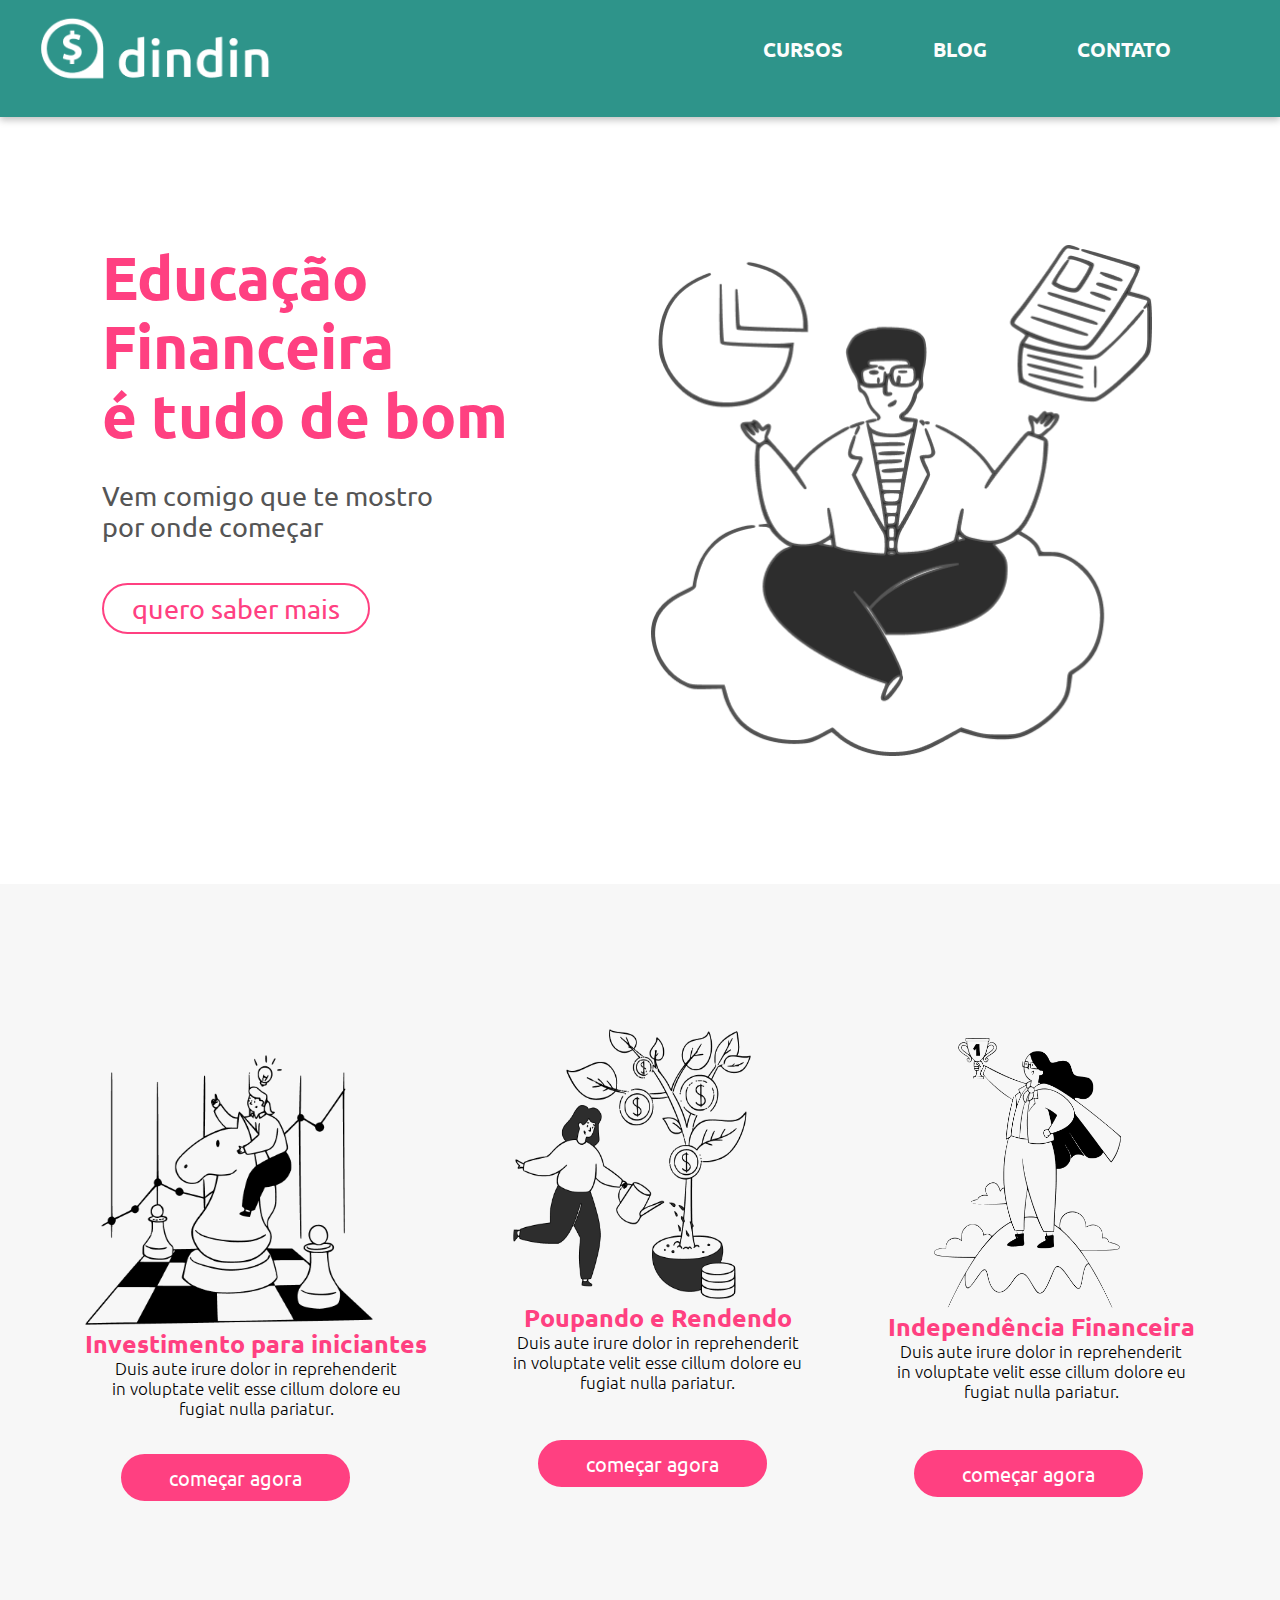
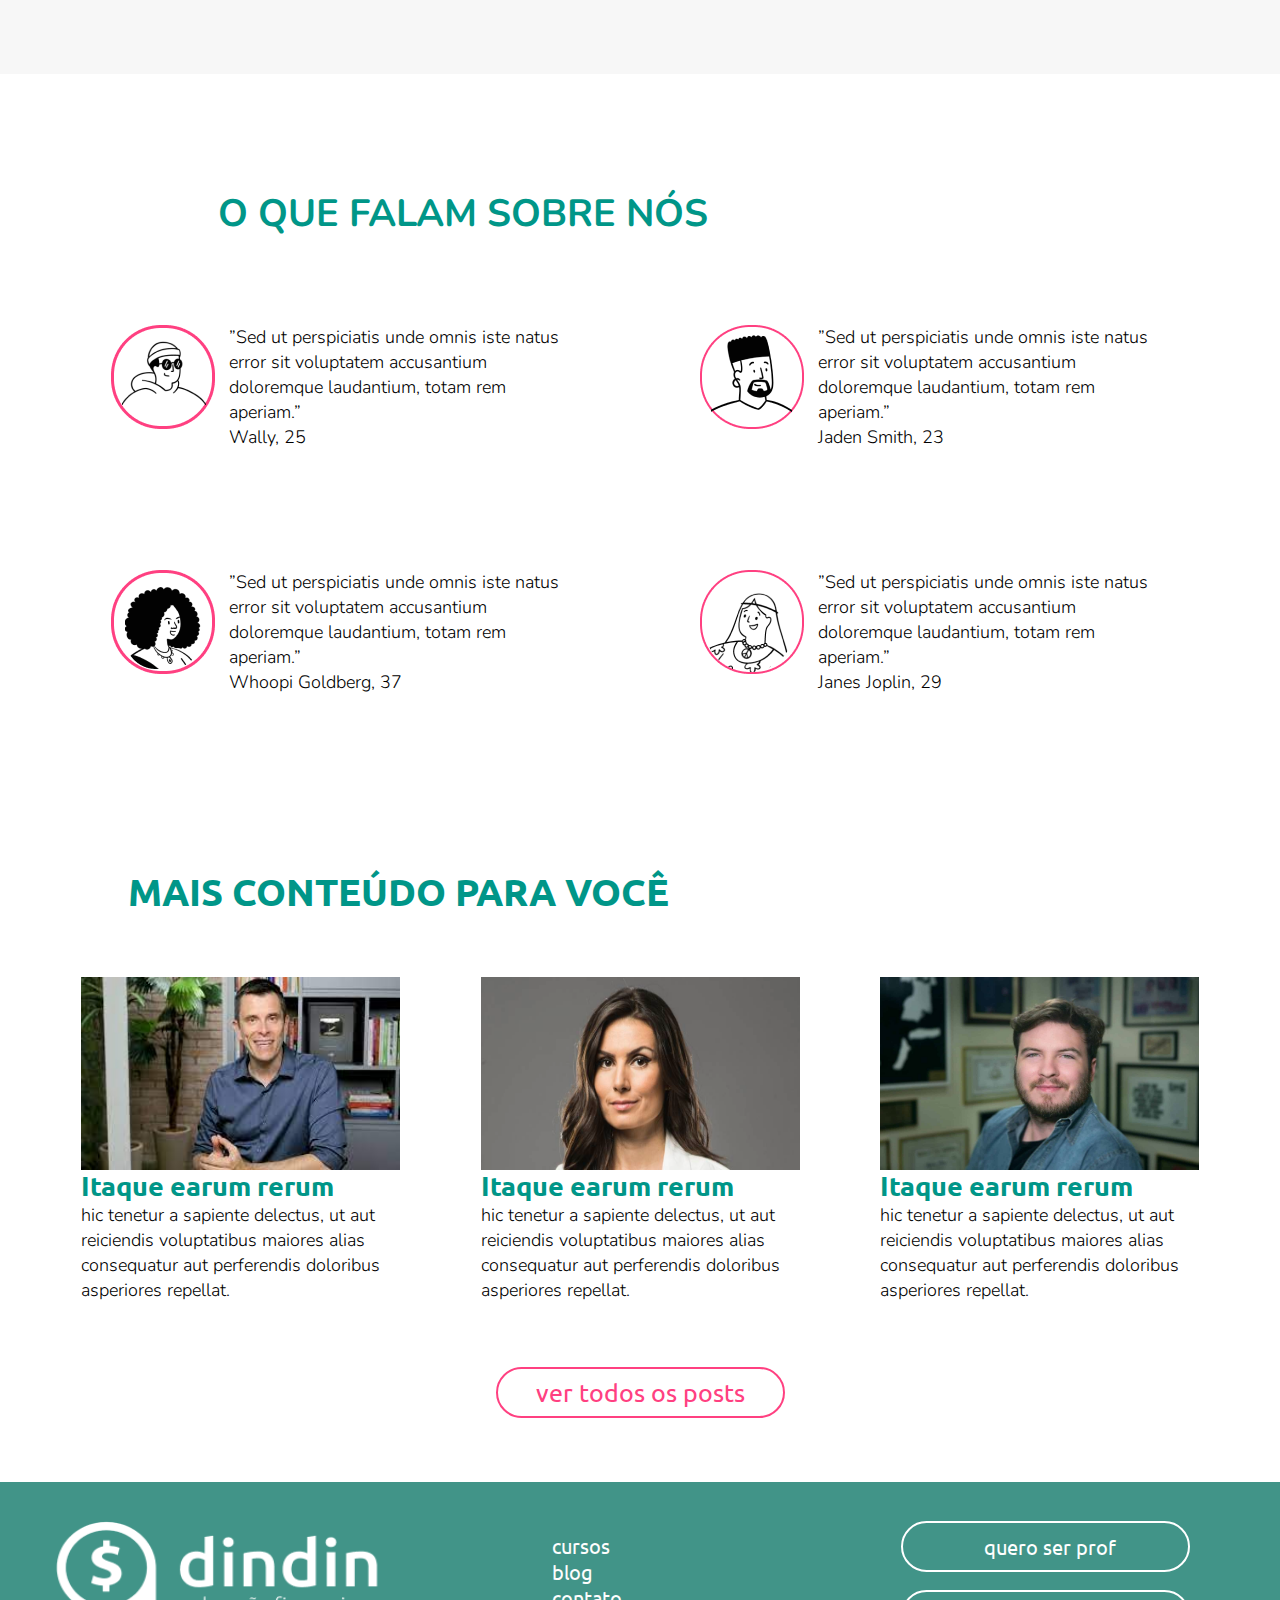
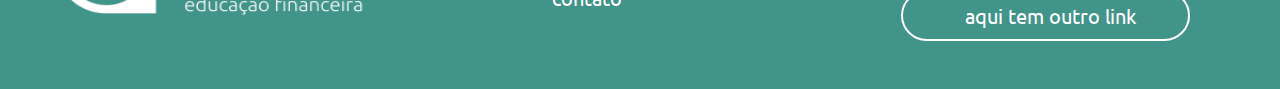
<file: index.html>
<!DOCTYPE html>
<html lang="pt-br">

<head>
    <meta charset="UTF-8">
    <meta http-equiv="X-UA-Compatible" content="IE=edge">
    <meta name="viewport" content="width=device-width, initial-scale=1.0">
    <link rel="preconnect" href="https://fonts.googleapis.com">
    <link rel="preconnect" href="https://fonts.gstatic.com" crossorigin>
    <link href="https://fonts.googleapis.com/css2?family=Ubuntu:ital,wght@0,300;0,400;1,300&display=swap"
        rel="stylesheet">
    <link rel="preconnect" href="https://fonts.googleapis.com">
    <link rel="preconnect" href="https://fonts.gstatic.com" crossorigin>
    <link href="https://fonts.googleapis.com/css2?family=Nunito:ital,wght@0,200;0,300;1,200&display=swap"
        rel="stylesheet">
    <link rel="stylesheet" href="style.css">
    <title>dindin</title>
</head>
<header>
    <!--  estrutura html do menu -->
    
    <div class="menu1">
        <div class="itensmenu1">
            
            <a  href="./index.html"><img src="img/logo-header.png" ></a>
            <ul>
            
                <li><a href="cursos.html">cursos</a></li>
                <li><a href="Blog.html">blog</a></li>
                <li><a href="contato.html">contato</a></li>
            </ul>
        </div>
    </div>
</header>


<body>
    <!--     estrutura html do primeiro conteudo  -->
    <div class="parte1">
        <div class="itenpart1">
            <p> <span>Educação Financeira<br> é tudo de bom</span> <br> <br> Vem comigo que te mostro<br> por onde começar <br>
                <button><a href="contato.html">quero saber mais</a></button></p>
            
        </div>
        <img src="img/ilustra-banner.png" alt="banner 1">
    </div>

    <!--     estrutura html do segundo conteudo  -->
    <div class="parte2">
        <div class="itenparte2-1">
            <img src="img/ilustra-poupando.png" alt="poupando">
            <h1>Investimento para iniciantes</h1>
            <p>Duis aute irure dolor in reprehenderit in voluptate velit esse cillum dolore eu fugiat nulla pariatur.
            </p>
            <button><a href="curso.html">começar agora</a></button>
        </div>
        <div class="itenparte2-2">
            <img src="img/ilustra-investimento.png" alt="investimento">
            <h1>Poupando e Rendendo</h1>
            <p>Duis aute irure dolor in reprehenderit in voluptate velit esse cillum dolore eu fugiat nulla pariatur.
            </p>
            <button><a href="curso.html">começar agora</a></button>
        </div>
        <div class="itenparte2-3">
            <img src="img/ilustra-independencia.png" alt="independecia">
            <h1>Independência Financeira</h1>
            <p>Duis aute irure dolor in reprehenderit in voluptate velit esse cillum dolore eu fugiat nulla pariatur.
            </p>
            <button><a href="curso.html">começar agora</a></button>
        </div>
    </div>


    <!--     estrutura html do terceiro conteudo  -->
   
    <div id="tituloparte3">
        <h1>O QUE FALAM SOBRE NÓS</h1>
    </div>
    <div class="parte3-1">
        <div class="itenparte3-1">
            <img src="img/icon-wally.png" alt="wally">
            <p>”Sed ut perspiciatis unde omnis iste natus error sit voluptatem accusantium doloremque laudantium, totam
                rem aperiam.”
                <br>Wally, 25
            </p>

        </div>
        <div class="itenparte3-2">
            <img src="img/icon-jaden.png" alt="jaden">
            <p>”Sed ut perspiciatis unde omnis iste natus error sit voluptatem accusantium doloremque laudantium, totam
                rem aperiam.”
                <br> Jaden Smith, 23
            </p>
        </div>
    </div>
    <div class="parte3-2">
        <div class="itenparte3-3">
            <img src="img/icon-whoopi.png" alt="whoopi">
            <p>”Sed ut perspiciatis unde omnis iste natus error sit voluptatem accusantium doloremque laudantium, totam
                rem aperiam.”
                <br> Whoopi Goldberg, 37
            </p>

        </div>
        <div class="itenparte3-4">
            <img src="img/icon-jane.png" alt="jane">
            <p>”Sed ut perspiciatis unde omnis iste natus error sit voluptatem accusantium doloremque laudantium, totam
                rem aperiam.”
                <br> Janes Joplin, 29
            </p>

        </div>
    </div>
    <!--     estrutura html do quarto conteudo  -->
    <div id="tituloparte4">
        <h1>MAIS CONTEÚDO PARA VOCÊ</h1>
    </div>
    <div class="parte4-1">
        <img src="img/gustavo-index.jpeg" alt="">
            <img src="img/nat-index.jpg" alt="">
        <img src="img/ricoindex.jpg" alt="">
    </div>
    <div class="parte4-2">
    
        <p><a href="">Itaque earum rerum</a>
            <br> hic tenetur a sapiente delectus, ut aut reiciendis voluptatibus maiores alias consequatur aut
            perferendis doloribus asperiores repellat.
        </p>

        <p><a href="">Itaque earum rerum</a>
            <br> hic tenetur a sapiente delectus, ut aut reiciendis voluptatibus maiores alias consequatur aut
            perferendis doloribus asperiores repellat.
        </p>

        <p><a href="">Itaque earum rerum</a>
            <br> hic tenetur a sapiente delectus, ut aut reiciendis voluptatibus maiores alias consequatur aut
            perferendis doloribus asperiores repellat.
        </p>
    </div>
    <div class="parte4-3">
        <button><a href="post.html">ver todos os posts</a></button>
    </div>

</body>
<!--  estrutura html do rodapé -->

<footer>
    <div class="menu2">
        <div class="itensmenu2-1">
            <a href="./index.html"><img src="img/logo-footer.png" class="media-object  img-responsive img-thumbnail"></a>
          <!--   <img src="img/logo-footer.png" alt="logo-footer"> -->

            <ul>
                <li><a href="cursos.html">cursos</a></li>
                <li><a href="Blog.html">blog</a></li>
                <li><a href="contato.html">contato</a></li>
            </ul>
            <div class="itensmenu2-2">
                <button><a href="https://wa.me/5511964760039" target="_blank">quero ser prof</a></button><br>
                <br> <button><a href="mailto:jollykairos@gmail.com">aqui tem outro link</a></button>
            </div>
        </div>

    </div>
</footer>

</html>
</file>
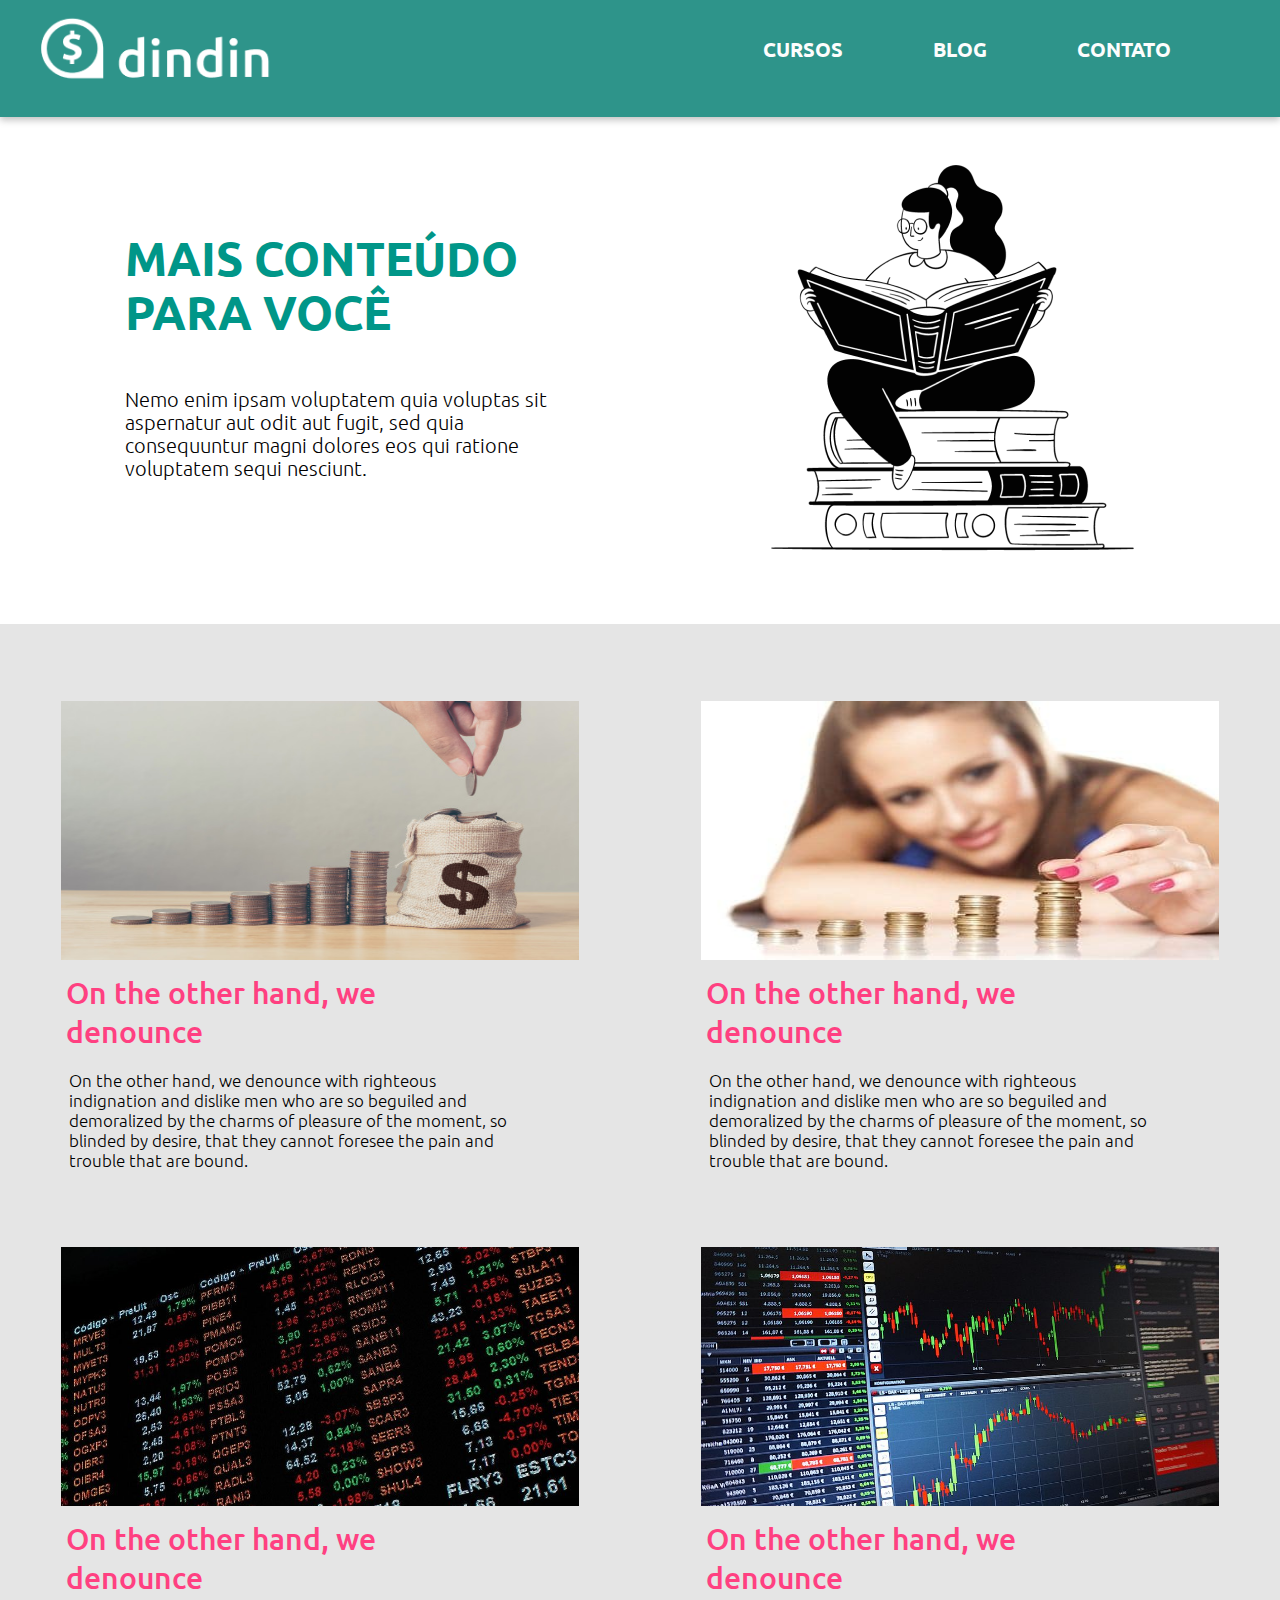
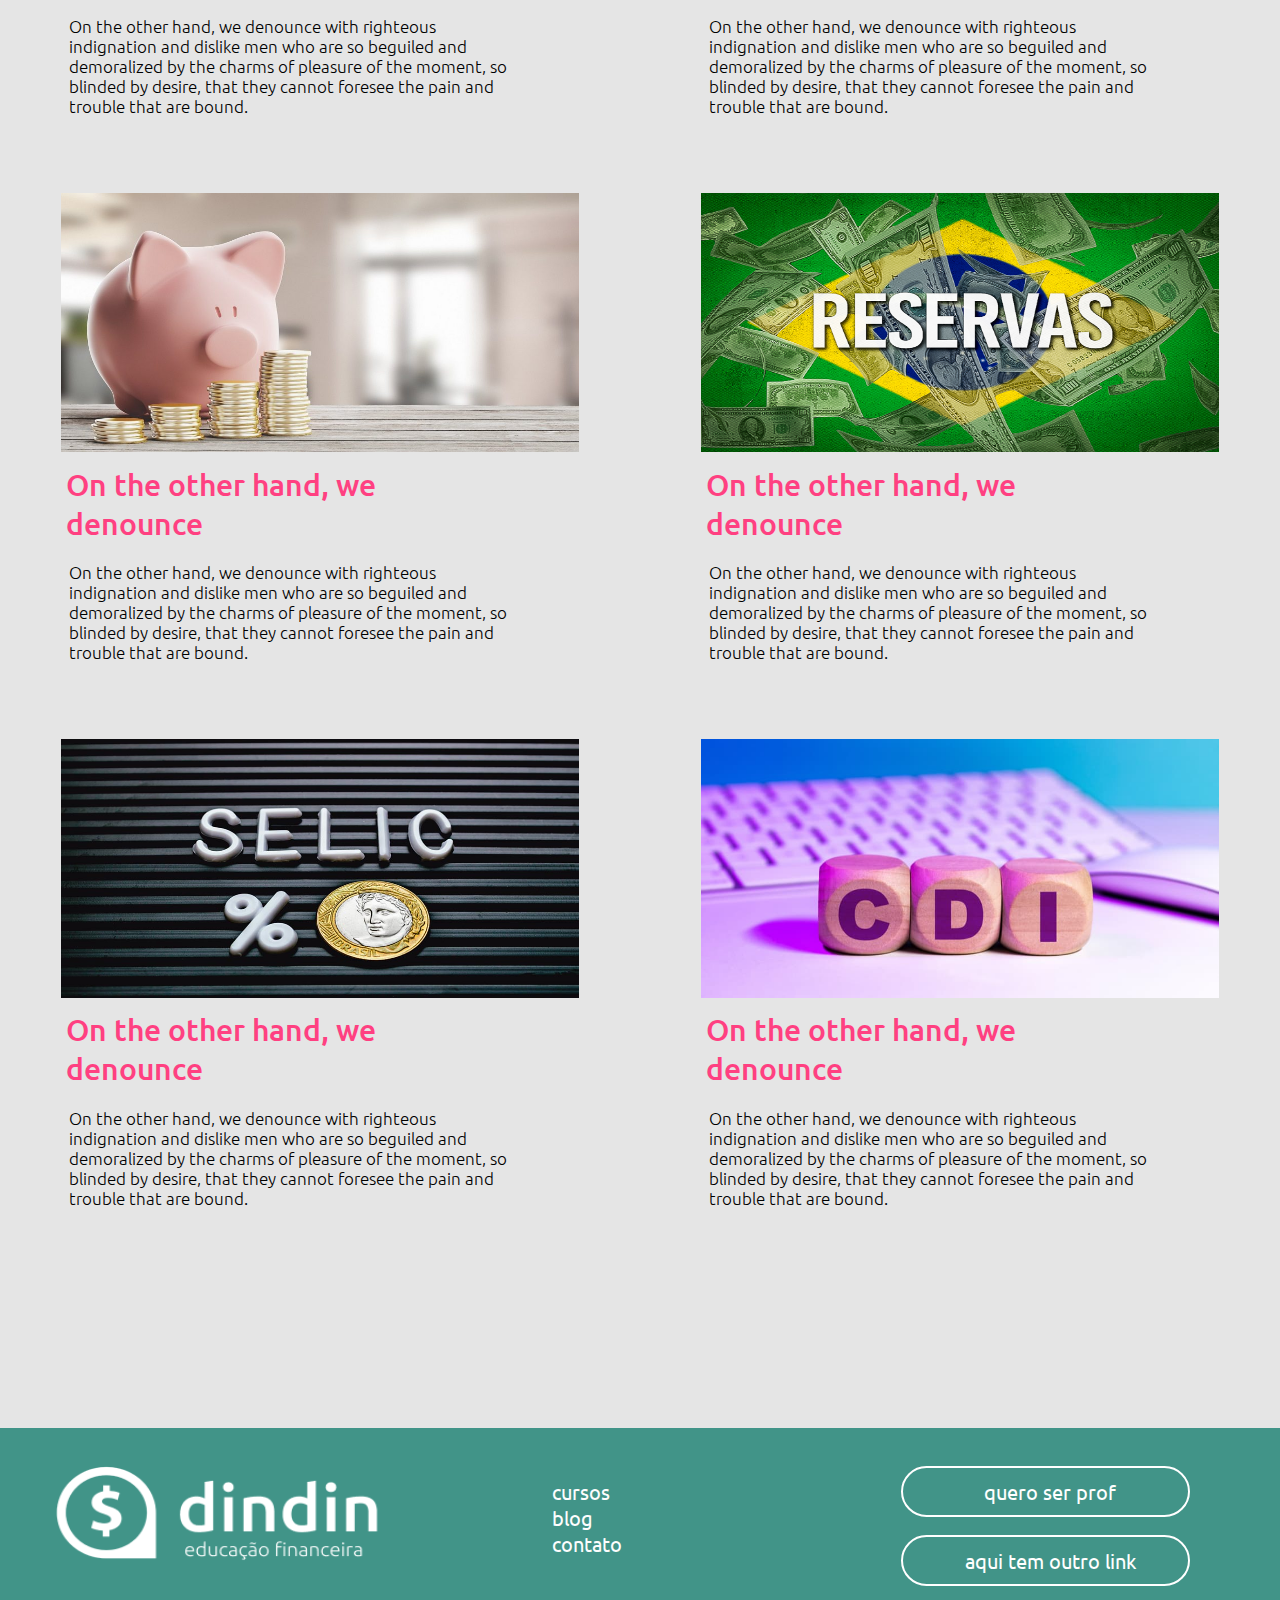
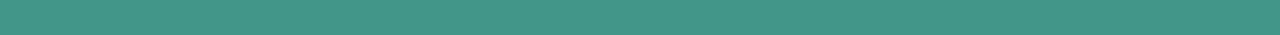
<file: Blog.html>
<!DOCTYPE html>
<html lang="pt-br">

<head>
    <meta charset="UTF-8">
    <meta http-equiv="X-UA-Compatible" content="IE=edge">
    <meta name="viewport" content="width=device-width, initial-scale=1.0">
    <link rel="preconnect" href="https://fonts.googleapis.com">
    <link rel="preconnect" href="https://fonts.gstatic.com" crossorigin>
    <link href="https://fonts.googleapis.com/css2?family=Ubuntu:ital,wght@0,300;0,400;1,300&display=swap"
        rel="stylesheet">
    <link rel="preconnect" href="https://fonts.googleapis.com">
    <link rel="preconnect" href="https://fonts.gstatic.com" crossorigin>
    <link href="https://fonts.googleapis.com/css2?family=Nunito:ital,wght@0,200;0,300;1,200&display=swap"
        rel="stylesheet">
    <link rel="stylesheet" href="style.css">
    <title>Blog</title>
</head>
<header>
    <!--  estrutura html do menu -->
    
    <div class="menu1">
        <div class="itensmenu1">
            
            <a href="./index.html"><img src="img/logo-header.png" class="media-object  img-responsive img-thumbnail"></a>
            <ul>
            
                <li><a href="cursos.html">cursos</a></li>
                <li><a href="Blog.html">blog</a></li>
                <li><a href="contato.html">contato</a></li>
            </ul>
        </div>
    </div>
</header>

<body>

    <!--     estrutura html do primeiro conteudo  -->
    <div class="blogparte1">
        <div class="itensblogparte1-1">
            <h1>MAIS CONTEÚDO PARA VOCÊ</h1>
            <p>Nemo enim ipsam voluptatem quia voluptas sit aspernatur aut odit aut fugit, sed quia consequuntur magni
                dolores eos qui ratione voluptatem sequi nesciunt. </p>
        </div>
        <img src="img/ilustra-blog.png" alt="blog">
    </div>
    </div>

    <!--     estrutura html do segundo conteudo  -->
    <div class="blogparte2">
        <div class="itensblogparte1-2">
            <img src="img/dinheiro-blog.jpg" alt="dinheiro">
            <img src="img/mulher-blog.jpg" alt="mulher">
        </div>
            <div class="itensblogparte1-3">
            <h1>On the other hand, we denounce</h1>
            <h1>On the other hand, we denounce</h1>
        </div>
        <div class="itensblogparte1-4">
            <p>On the other hand, we denounce with righteous indignation and dislike men who are so beguiled and
                demoralized by the charms of pleasure of the moment, so blinded by desire, that they cannot foresee the
                pain and trouble that are bound.</p>
            <p>On the other hand, we denounce with righteous indignation and dislike men who are so beguiled and
                demoralized by the charms of pleasure of the moment, so blinded by desire, that they cannot foresee the
                pain and trouble that are bound.</p>

        </div>
    
    <div class="itensblogparte1-2">
        <img src="img/bolsa-blog.jpg" alt="bolsa">
        <img src="img/grafico-blog.jpg" alt="grafico">
    </div>
        <div class="itensblogparte1-3">
        <h1>On the other hand, we denounce</h1>
        <h1>On the other hand, we denounce</h1>
    </div>
    <div class="itensblogparte1-4">
        <p>On the other hand, we denounce with righteous indignation and dislike men who are so beguiled and
            demoralized by the charms of pleasure of the moment, so blinded by desire, that they cannot foresee the
            pain and trouble that are bound.</p>
        <p>On the other hand, we denounce with righteous indignation and dislike men who are so beguiled and
            demoralized by the charms of pleasure of the moment, so blinded by desire, that they cannot foresee the
            pain and trouble that are bound.</p>

    </div>

<div class="itensblogparte1-2">
    <img src="img/porquinho-blog.jpg" alt="porquinho">
    <img src="img/reservas-blog.jpeg" alt="reserva">
</div>
    <div class="itensblogparte1-3">
    <h1>On the other hand, we denounce</h1>
    <h1>On the other hand, we denounce</h1>
</div>
<div class="itensblogparte1-4">
    <p>On the other hand, we denounce with righteous indignation and dislike men who are so beguiled and
        demoralized by the charms of pleasure of the moment, so blinded by desire, that they cannot foresee the
        pain and trouble that are bound.</p>
    <p>On the other hand, we denounce with righteous indignation and dislike men who are so beguiled and
        demoralized by the charms of pleasure of the moment, so blinded by desire, that they cannot foresee the
        pain and trouble that are bound.</p>

</div>

<div class="itensblogparte1-2">
    <img src="img/selic-blog.jpg" alt="">
    <img src="img/cdi-blog.jpg" alt="">
</div>
    <div class="itensblogparte1-3">
    <h1>On the other hand, we denounce</h1>
    <h1>On the other hand, we denounce</h1>
</div>
<div class="itensblogparte1-4">
    <p>On the other hand, we denounce with righteous indignation and dislike men who are so beguiled and
        demoralized by the charms of pleasure of the moment, so blinded by desire, that they cannot foresee the
        pain and trouble that are bound.</p>
    <p>On the other hand, we denounce with righteous indignation and dislike men who are so beguiled and
        demoralized by the charms of pleasure of the moment, so blinded by desire, that they cannot foresee the
        pain and trouble that are bound. <span> <br> <br><br> <br><br> <br><br> <br><br> <br><br> <br></span></p>

</div>
</div>
</body>
<!--  estrutura html do rodapé -->

<footer>
    <div class="menu2">
        <div class="itensmenu2-1">
            <a href="./index.html"><img src="img/logo-footer.png" class="media-object  img-responsive img-thumbnail"></a>
          <!--   <img src="img/logo-footer.png" alt="logo-footer"> -->

            <ul>
                <li><a href="cursos.html">cursos</a></li>
                <li><a href="Blog.html">blog</a></li>
                <li><a href="contato.html">contato</a></li>
            </ul>
            <div class="itensmenu2-2">
                <button><a href="https://wa.me/5511964760039" target="_blank">quero ser prof</a></button><br>
                <br> <button><a href="mailto:jollykairos@gmail.com">aqui tem outro link</a></button>
            </div>
        </div>

    </div>
</footer>


</html>
</file>
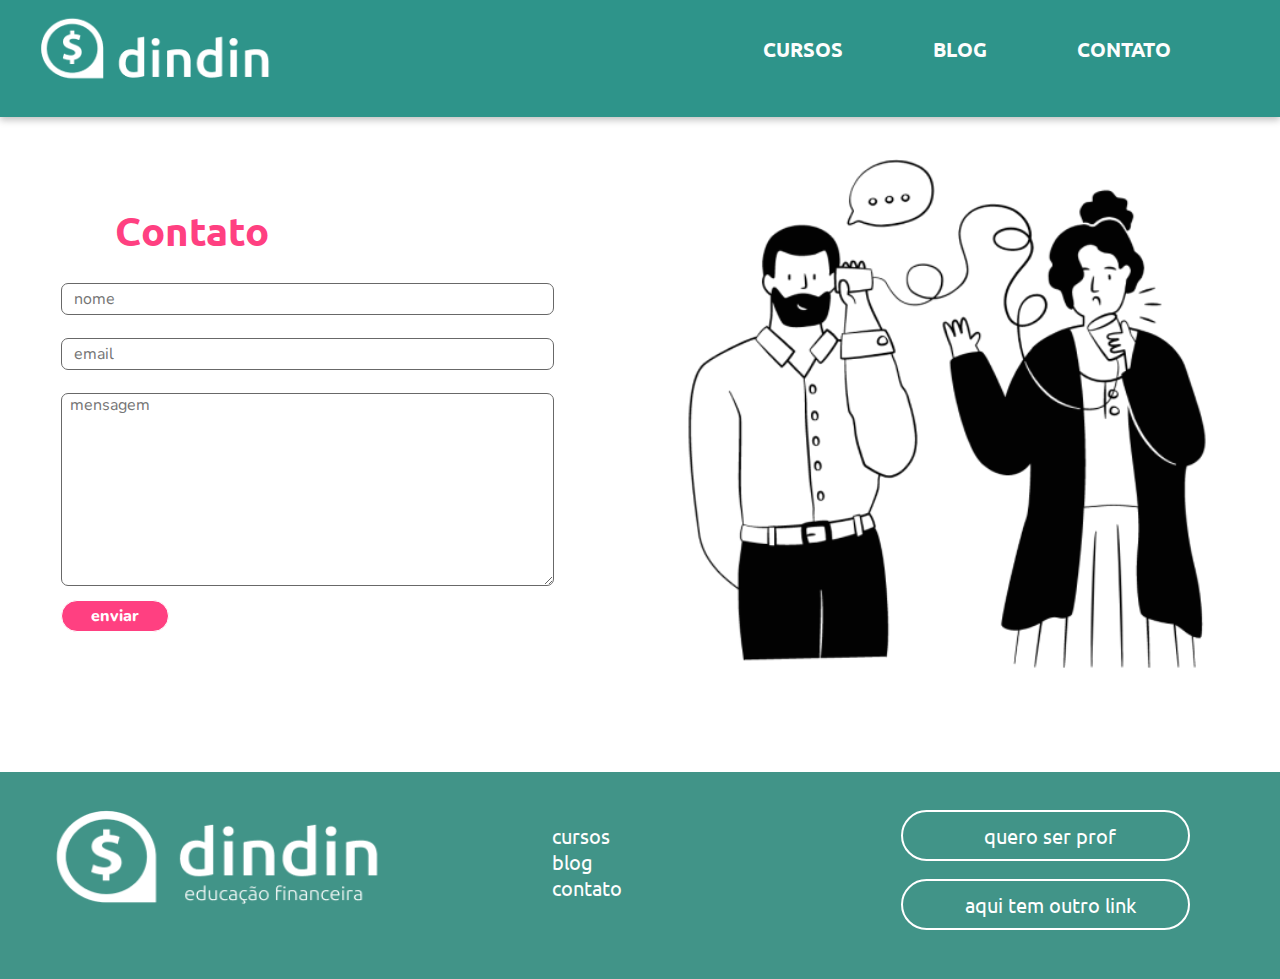
<file: contato.html>
<!DOCTYPE html>
<html lang="pt-br">

<head>
    <meta charset="UTF-8">
    <meta http-equiv="X-UA-Compatible" content="IE=edge">
    <meta name="viewport" content="width=device-width, initial-scale=1.0">
    <link rel="preconnect" href="https://fonts.googleapis.com">
    <link rel="preconnect" href="https://fonts.gstatic.com" crossorigin>
    <link href="https://fonts.googleapis.com/css2?family=Ubuntu:ital,wght@0,300;0,400;1,300&display=swap"
        rel="stylesheet">
    <link rel="preconnect" href="https://fonts.googleapis.com">
    <link rel="preconnect" href="https://fonts.gstatic.com" crossorigin>
    <link href="https://fonts.googleapis.com/css2?family=Nunito:ital,wght@0,200;0,300;1,200&display=swap"
        rel="stylesheet">
    <link rel="stylesheet" href="style.css">
    <title>Contato</title>
</head>
<header>
    <!--  estrutura html do menu -->
    
    <div class="menu1">
        <div class="itensmenu1">
            
            <a href="./index.html"><img src="img/logo-header.png" class="media-object  img-responsive img-thumbnail"></a>
            <ul>
            
                <li><a href="cursos.html">cursos</a></li>
                <li><a href="Blog.html">blog</a></li>
                <li><a href="contato.html">contato</a></li>
            </ul>
        </div>
    </div>
</header>

<body>
        <div class="itenscontatoparte1-1">
            <h1>Contato</h1>
        </div>
        <div class="contatoparte1">
        <div class="itenscontatoparte1-2">
            <form action="">
                <input type="text" name="" placeholder="   nome">
                <br>
                <br><input type="email" name="" placeholder="   email">
                <br>
                <br><textarea name="" id="msg" cols="30" rows="10" placeholder="  mensagem"></textarea> 
            </form>
            <button>enviar</button>
        </div>
        <div class="itenscontatoparte1-3">
            <img src="img/ilustra-contato.png" alt="contato">

        </div>
    </div>


</body>
<!--  estrutura html do rodapé -->

<footer>
    <div class="menu2">
        <div class="itensmenu2-1">
            <a href="./index.html"><img src="img/logo-footer.png" class="media-object  img-responsive img-thumbnail"></a>
          <!--   <img src="img/logo-footer.png" alt="logo-footer"> -->

            <ul>
                <li><a href="cursos.html">cursos</a></li>
                <li><a href="Blog.html">blog</a></li>
                <li><a href="contato.html">contato</a></li>
            </ul>
            <div class="itensmenu2-2">
                <button><a href="https://wa.me/5511964760039" target="_blank">quero ser prof</a></button><br>
                <br> <button><a href="mailto:jollykairos@gmail.com">aqui tem outro link</a></button>
            </div>
        </div>

    </div>
</footer>

</html>
</file>
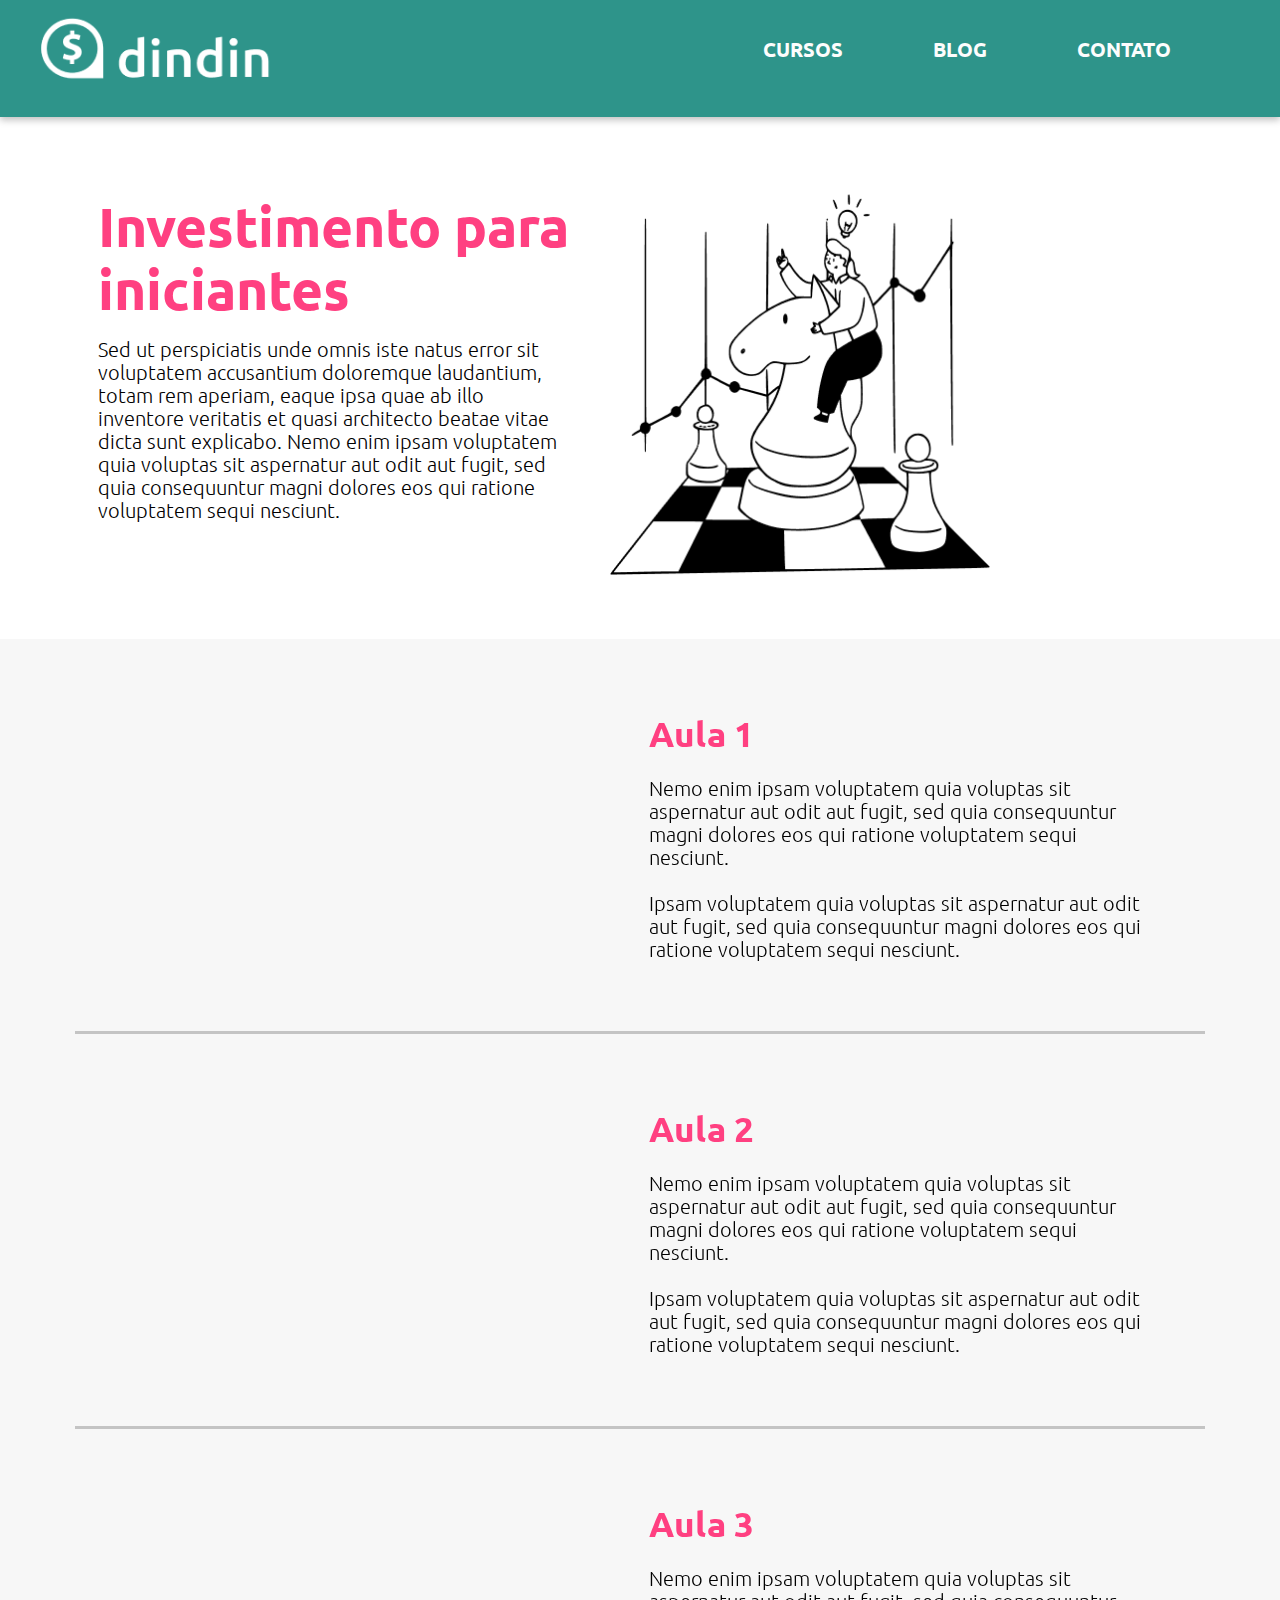
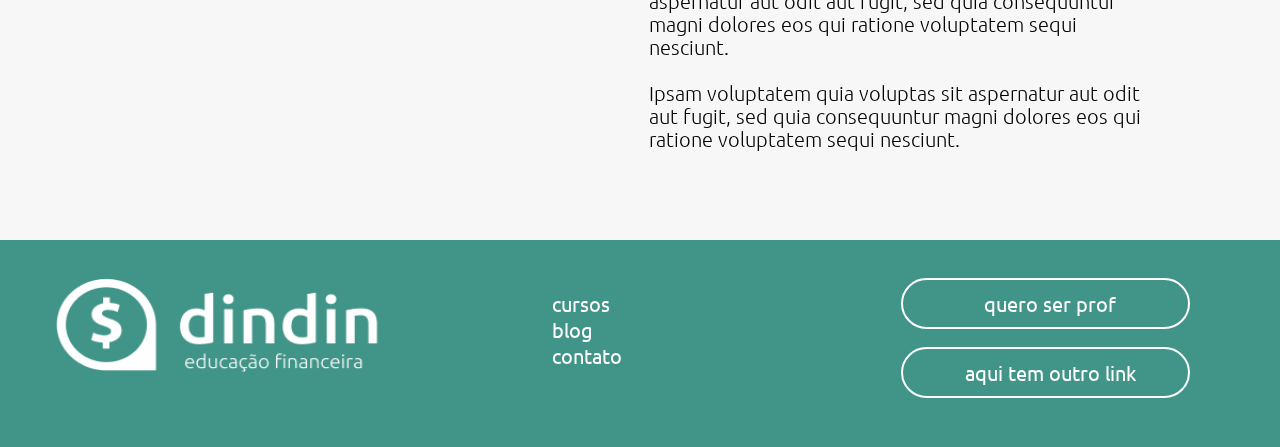
<file: curso.html>
<!DOCTYPE html>
<html lang="pt-br">

<head>
    <meta charset="UTF-8">
    <meta http-equiv="X-UA-Compatible" content="IE=edge">
    <meta name="viewport" content="width=device-width, initial-scale=1.0">
    <link rel="preconnect" href="https://fonts.googleapis.com">
    <link rel="preconnect" href="https://fonts.gstatic.com" crossorigin>
    <link href="https://fonts.googleapis.com/css2?family=Ubuntu:ital,wght@0,300;0,400;1,300&display=swap"
        rel="stylesheet">
    <link rel="preconnect" href="https://fonts.googleapis.com">
    <link rel="preconnect" href="https://fonts.gstatic.com" crossorigin>
    <link href="https://fonts.googleapis.com/css2?family=Nunito:ital,wght@0,200;0,300;1,200&display=swap"
        rel="stylesheet">
    <link rel="stylesheet" href="style.css">
    <title>curso</title>
</head>

<header>
    <!--  estrutura html do menu -->
    
    <div class="menu1">
        <div class="itensmenu1">
            
            <a href="./index.html"><img src="img/logo-header.png" class="media-object  img-responsive img-thumbnail"></a>
            <ul>
            
                <li><a href="cursos.html">cursos</a></li>
                <li><a href="Blog.html">blog</a></li>
                <li><a href="contato.html">contato</a></li>
            </ul>
        </div>
    </div>
</header>

<body>
    <!-- Título da página e texto-->
    <div class="initial">
        <div class="texto1-1"> 
        <h1 id="title"> Investimento para iniciantes</h1>
        <br>
        <p id="text">Sed ut perspiciatis unde omnis iste natus error sit voluptatem accusantium doloremque laudantium,
            totam
            rem
            aperiam, eaque ipsa quae ab illo inventore veritatis et quasi architecto beatae vitae dicta sunt explicabo.
            Nemo
            enim ipsam voluptatem quia voluptas sit aspernatur aut odit aut fugit, sed quia consequuntur magni dolores
            eos
            qui ratione voluptatem sequi nesciunt. </p></div>
            <img id="img" src="img/ilustra-poupando.png" alt="imagem">
        </div>
    </div>
    <div class="todosvideos">
    <div class="containedbody">
        <!--Vídeo 1 -->
        
           <iframe width="560" height="315" src="https://www.youtube.com/embed/NMTmXh4855c"
                title="YouTube video player" frameborder="0"
                allow="accelerometer; autoplay; clipboard-write; encrypted-media; gyroscope; picture-in-picture; web-share"
                allowfullscreen></iframe> 
           
            <p ><span>Aula 1</span>
                <br> <br> Nemo enim ipsam voluptatem quia voluptas sit aspernatur aut odit aut fugit, sed
                quia
                consequuntur magni dolores eos qui ratione voluptatem sequi nesciunt.
                <br> <br> Ipsam voluptatem quia voluptas sit aspernatur aut odit aut fugit, sed quia consequuntur magni dolores
                eos qui
                ratione voluptatem sequi nesciunt. </p>
            
        </div>
        <div class="border">
            <p> &nbsp </p>
        </div>
    
        <div class="containedbody">
        <!--Vídeo 2-->
        
            <iframe width="560" height="315" src="https://www.youtube.com/embed/dJyJ77GkhBE"
                title="YouTube video player" frameborder="0"
                allow="accelerometer; autoplay; clipboard-write; encrypted-media; gyroscope; picture-in-picture; web-share"
                allowfullscreen></iframe>
            
                <p ><span>Aula 2</span>
                    <br> <br> Nemo enim ipsam voluptatem quia voluptas sit aspernatur aut odit aut fugit, sed
                    quia
                    consequuntur magni dolores eos qui ratione voluptatem sequi nesciunt.
                    <br> <br> Ipsam voluptatem quia voluptas sit aspernatur aut odit aut fugit, sed quia consequuntur magni dolores
                    eos qui
                    ratione voluptatem sequi nesciunt. </p>

        </div>
        <div class="border">
            <p> &nbsp </p>
        </div>
     
        <div class="containedbody">
    <!--Vídeo 3-->
        
            <iframe width="560" height="315" src="https://www.youtube.com/embed/tzd6p9vCnMY"
                title="YouTube video player" frameborder="0"
                allow="accelerometer; autoplay; clipboard-write; encrypted-media; gyroscope; picture-in-picture; web-share"
                allowfullscreen></iframe>
                <p ><span>Aula 3</span>
                    <br> <br> Nemo enim ipsam voluptatem quia voluptas sit aspernatur aut odit aut fugit, sed
                    quia
                    consequuntur magni dolores eos qui ratione voluptatem sequi nesciunt.
                    <br> <br> Ipsam voluptatem quia voluptas sit aspernatur aut odit aut fugit, sed quia consequuntur magni dolores
                    eos qui
                    ratione voluptatem sequi nesciunt. </p>

        
    </div>
</div>
</body>
<!--  estrutura html do rodapé -->

<footer>
    <div class="menu2">
        <div class="itensmenu2-1">
            <a href="./index.html"><img src="img/logo-footer.png" class="media-object  img-responsive img-thumbnail"></a>
          <!--   <img src="img/logo-footer.png" alt="logo-footer"> -->

            <ul>
                <li><a href="cursos.html">cursos</a></li>
                <li><a href="Blog.html">blog</a></li>
                <li><a href="contato.html">contato</a></li>
            </ul>
            <div class="itensmenu2-2">
                <button><a href="https://wa.me/5511964760039" target="_blank">quero ser prof</a></button><br>
                <br> <button><a href="mailto:jollykairos@gmail.com">aqui tem outro link</a></button>
            </div>
        </div>

    </div>
</footer>
</html>
</file>
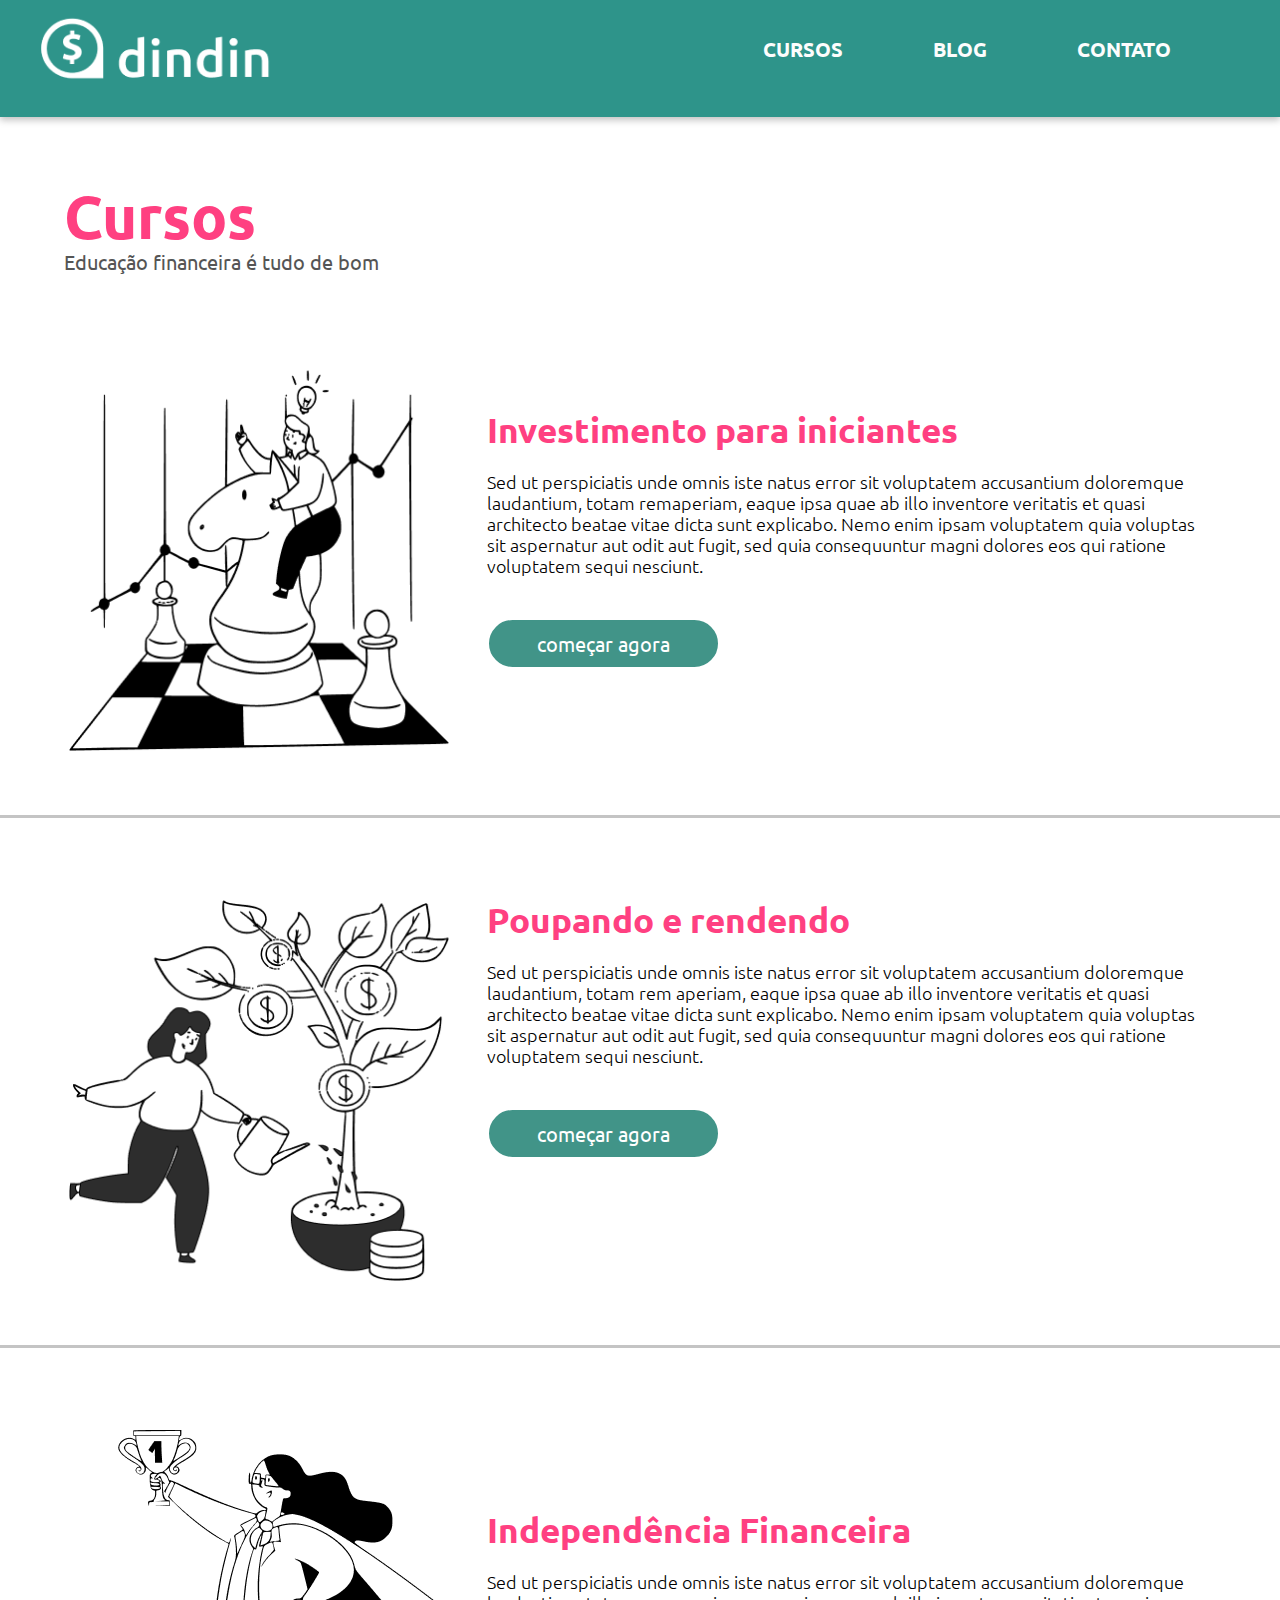
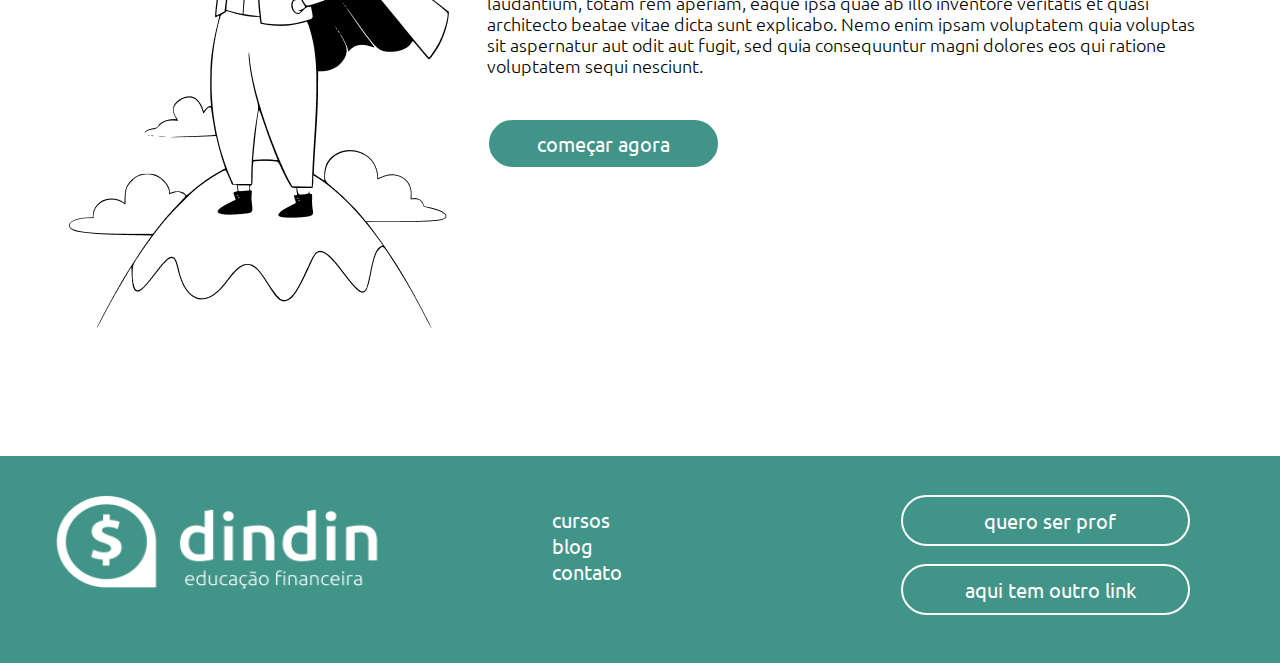
<file: cursos.html>
<!DOCTYPE html>
<html lang="pt-br">

<head>
    <meta charset="UTF-8">
    <meta http-equiv="X-UA-Compatible" content="IE=edge">
    <meta name="viewport" content="width=device-width, initial-scale=1.0">
    <link rel="preconnect" href="https://fonts.googleapis.com">
    <link rel="preconnect" href="https://fonts.gstatic.com" crossorigin>
    <link href="https://fonts.googleapis.com/css2?family=Ubuntu:ital,wght@0,300;0,400;1,300&display=swap"
        rel="stylesheet">
    <link rel="preconnect" href="https://fonts.googleapis.com">
    <link rel="preconnect" href="https://fonts.gstatic.com" crossorigin>
    <link href="https://fonts.googleapis.com/css2?family=Nunito:ital,wght@0,200;0,300;1,200&display=swap"
        rel="stylesheet">
    <link rel="stylesheet" href="style.css">
    <title>Cursos</title>
</head>
<header>
    <!--  estrutura html do menu -->
    
    <div class="menu1">
        <div class="itensmenu1">
            
            <a href="./index.html"><img src="img/logo-header.png" class="media-object  img-responsive img-thumbnail"></a>
            <ul>
            
                <li><a href="cursos.html">cursos</a></li>
                <li><a href="Blog.html">blog</a></li>
                <li><a href="contato.html">contato</a></li>
            </ul>
        </div>
    </div>
</header>


<body>

    <div class="title">
        <!--Primeiro título e Subtítulo da Página-->
        <h1>Cursos</h1>
        <p>Educação financeira é tudo de bom</p>
    </div>


    <div class="part1">
<!--Parte um cursos -  Investimentos para iniciantes-->
        <img src="img/ilustra-poupando.png" alt="img1"/>
       
        <p> <span><br> Investimento para iniciantes</span> 
            <br> <br> Sed ut perspiciatis unde omnis iste natus error sit voluptatem accusantium doloremque laudantium,
            totam remaperiam, eaque ipsa quae ab illo inventore veritatis et quasi architecto beatae vitae dicta sunt explicabo.
            Nemo enim ipsam voluptatem quia voluptas sit aspernatur aut odit aut fugit, sed quia consequuntur magni
            dolores eos qui ratione voluptatem sequi nesciunt.
            <br> <br> <br><button><a href="./curso.html">começar agora</a></button> </p>
          
            

    </div>

   


    <div class="border">
        <p> &nbsp </p>
    </div>


<!--Parte 2 cursos - Poupando e Rendendo-->
    <div class="part1">
    <img src="img/ilustra-investimento.png" alt="img2"/>
    <p><span>Poupando e rendendo</span>  
   <br> <br> Sed ut perspiciatis unde omnis iste natus error sit voluptatem accusantium doloremque laudantium, totam rem
        aperiam, eaque ipsa quae ab illo inventore veritatis et quasi architecto beatae vitae dicta sunt explicabo. Nemo
        enim ipsam voluptatem quia voluptas sit aspernatur aut odit aut fugit, sed quia consequuntur magni dolores eos
        qui ratione voluptatem sequi nesciunt.
        <br> <br> <br><button><a href="./curso.html">começar agora</a></button> </p>

    
</div>



<div class="border">
    <p> &nbsp </p>
</div>


<!--Parte 3 cursos - Independência Financeira-->
<div class="part1">
    <img id="img3" src="img/ilustra-independencia.png" alt="img3"/>
    <p><span> <br> <br> Independência Financeira</span>
    <br> <br> Sed ut perspiciatis unde omnis iste natus error sit voluptatem accusantium doloremque laudantium, totam rem
        aperiam, eaque ipsa quae ab illo inventore veritatis et quasi architecto beatae vitae dicta sunt explicabo. Nemo
        enim ipsam voluptatem quia voluptas sit aspernatur aut odit aut fugit, sed quia consequuntur magni dolores eos
        qui ratione voluptatem sequi nesciunt. 
        <br> <br> <br><button><a href="./curso.html">começar agora</a></button> </p>

        
</div>


</body>

<!--  estrutura html do rodapé -->

<footer>
    <div class="menu2">
        <div class="itensmenu2-1">
            <a href="./index.html"><img src="img/logo-footer.png" class="media-object  img-responsive img-thumbnail"></a>
          <!--   <img src="img/logo-footer.png" alt="logo-footer"> -->

            <ul>
                <li><a href="cursos.html">cursos</a></li>
                <li><a href="Blog.html">blog</a></li>
                <li><a href="contato.html">contato</a></li>
            </ul>
            <div class="itensmenu2-2">
                <button><a href="https://wa.me/5511964760039" target="_blank">quero ser prof</a></button><br>
                <br> <button><a href="mailto:jollykairos@gmail.com">aqui tem outro link</a></button>
            </div>
        </div>

    </div>
</footer>

</html>
</file>
<file: style.css>
/* Definições iniciais */
* {
    margin: 0;
    top: 0;
    box-sizing: border-box;
    padding: 0;
}

/* cor de fundo do menu */
.menu1 {
    width: 100%;
    height: 117px;
    background: #2E948A;
    box-shadow: 0px 3px 7px rgba(0, 0, 0, 0.25);
}


/* alinhamentos da img com o texto do menu */
.itensmenu1 {
    display: flex;
    justify-content: space-between;
}

/* Definições da img do menu */
.itensmenu1 img {
    display: flex;
    width: 233px;
    height: 71px;
    margin-left: 5%;
    margin-top: 1%;
}

.itensmenu1 a {
    margin-top: 1%;
    margin-left: 2%;
    width: 280px;
    text-decoration: none;
}

/* Definições da ul do menu posição e alinhamento do menu */
.itensmenu1 ul {
    display: flex;
    justify-content: flex-end;
    margin-top: 3%;
    margin-right: 5%;



}

/* Remoção do estilo de lista do menu */
.itensmenu1 ul li {
    list-style: none;


}

/* Definição de fonte cor e paddin do texto do menu */
.itensmenu1 ul li a {
    text-decoration: none;
    font-family: 'Ubuntu';
    font-style: normal;
    font-weight: 700;
    font-size: 20px;
    line-height: 23px;
    text-transform: uppercase;
    color: #FDFDFD;
    padding: 45px;
    margin: 0;

}



/* ------------------------------------------------------------------------------------------------------------------------------------------------- */
/* -------------------Pagina Index ----------------- */

/* alinhamentos da img com o texto e botão do primeiro conteudo */
.parte1 {
    display: flex;
    justify-content: center;
  
}

/* definições da imagem do primeiro conteudo */
.parte1 img {
    margin-top: 10%;
    margin-right: 10%;
    height: 511px;
    width: 501px;
}

/* Definições de dimensionamento do texto e botão do conteudo 1 */
.itenpart1 {
    margin-top: 9.8%;
    margin-left: 8%;
    padding-right: 100px;
}

/* Definições texto titulos em rosa do conteudo 1*/
.itenpart1 span {
    font-family: 'Ubuntu';
    font-style: normal;
    font-weight: 700;
    font-size: 60px;
    line-height: 69px;
    color: #FF4081;
}

/* Definiçõs do paragrafo abaixo do texto conteudo 1 */
.itenpart1 p {
    max-width: 488px;
    font-family: 'Ubuntu';
    font-style: normal;
    font-weight: 400;
    font-size: 27px;
    line-height: 31px;

    color: #555555;
}

/* Definições do botão do conteudo 1 */
.itenpart1 p button {
    margin-top: 9%;
   
    width: 268px;
    height: 51px;
    border: 2px solid #FF4081;
    border-radius: 62px;
    align-items: center;
    background-color: white;
}

/* Definições do texto do botão do conteudo 1 */
.itenpart1 button a {
    text-decoration: none;
    font-family: 'Ubuntu';
    font-style: normal;
    font-weight: 400;
    font-size: 27px;
    color: #FF4081;
    padding: 6.7%;

}

/* alinhamentos da imgs e  texto do segundo conteudo */
.parte2 {
    margin-top: 10%;
    display: flex;
    justify-content: space-evenly;
    background-color: #f7f7f7;



}

/* definições da primeia imagem do segundo conteudo */
.itenparte2-1 img {
    align-items: center;
    width: 288px;
    height: 270px;
    margin-top: 50%;

}

/* definições do primeiro titulo em rosa do segundo conteudo */
.itenparte2-1 h1 {
    font-family: 'Ubuntu';
    font-style: normal;
    font-weight: 700;
    font-size: 25px;
    line-height: 29px;
    text-align: center;
    color: #FF4081;
}

/* definições do primeiro paragrafo do segundo conteudo */
.itenparte2-1 p {
    font-family: 'Ubuntu';
    font-style: normal;
    font-weight: 300;
    font-size: 17px;
    line-height: 20px;
    text-align: center;
    max-width: 290px;
    margin: 0 auto;
    color: #000000;

}

/* definições do primeiro botão do segundo conteudo */
.itenparte2-1 button {
    align-items: center;
    width: 233px;
    height: 51px;
    background: #FF4081;
    border-radius: 62px;
    margin-top: 10%;
    margin-bottom: 50%;
    margin-left: 10%;
    border: 2px solid #F7F7F7;
}

/* definições do texto do primeiro botão do segundo conteudo */
.itenparte2-1 button a {
    align-items: center;
    text-decoration: none;
    font-family: 'Ubuntu';
    font-style: normal;
    font-weight: 400;
    font-size: 20px;
    line-height: 23px;
    text-align: center;
    color: #FFFFFF;

}

/* definições da seunda imagem do segundo conteudo */
.itenparte2-2 img {
    align-items: center;
    width: 238px;
    height: 270px;
    margin-top: 50%;

}

/* definições do segundo titulo em rosa do segundo conteudo */
.itenparte2-2 h1 {
    font-family: 'Ubuntu';
    font-style: normal;
    font-weight: 700;
    font-size: 25px;
    line-height: 29px;
    text-align: center;
    color: #FF4081;
}

/* definições do segundo paragrafo do segundo conteudo */
.itenparte2-2 p {
    font-family: 'Ubuntu';
    font-style: normal;
    font-weight: 300;
    font-size: 17px;
    line-height: 20px;
    text-align: center;
    max-width: 290px;
    margin: 0 auto;
    color: #000000;

}

/* definições do seundo botão do segundo conteudo */
.itenparte2-2 button {
    align-items: center;
    width: 233px;
    height: 51px;
    background: #FF4081;
    border-radius: 62px;
    margin-top: 16%;
    margin-bottom: 50%;
    margin-left: 8%;
    border: 2px solid #F7F7F7;
}

/* definições do texto do segundo botão do segundo conteudo */
.itenparte2-2 button a {
    align-items: center;
    text-decoration: none;
    font-family: 'Ubuntu';
    font-style: normal;
    font-weight: 400;
    font-size: 20px;
    line-height: 23px;
    text-align: center;
    color: #FFFFFF;
}

/* definições da terceira imagem do segundo conteudo */
.itenparte2-3 img {
    align-items: center;
    width: 187px;
    height: 270px;
    margin-top: 50%;
    margin-left: 15%;

}

/* definições do terceiro titulo em rosa do segundo conteudo */
.itenparte2-3 h1 {
    font-family: 'Ubuntu';
    font-style: normal;
    font-weight: 700;
    font-size: 25px;
    line-height: 29px;
    text-align: center;
    color: #FF4081;
}

/* definições do terceiro paragrafo do segundo conteudo */
.itenparte2-3 p {
    font-family: 'Ubuntu';
    font-style: normal;
    font-weight: 300;
    font-size: 17px;
    line-height: 20px;
    text-align: center;
    max-width: 290px;
    margin: 0 auto;
    color: #000000;

}

/* definições do terceiro botão do segundo conteudo */
.itenparte2-3 button {
    align-items: center;
    width: 233px;
    height: 51px;
    background: #FF4081;
    border-radius: 62px;
    margin-top: 15.5%;
    margin-bottom: 50%;
    margin-left: 8%;
    border: 2px solid #F7F7F7;
}

/* definições do texto do terceiro botão do segundo conteudo */
.itenparte2-3 button a {
    align-items: center;
    text-decoration: none;
    font-family: 'Ubuntu';
    font-style: normal;
    font-weight: 400;
    font-size: 20px;
    line-height: 23px;
    text-align: center;
    color: #FFFFFF;
}

/* definições do tituo do terceiro conteudo */
#tituloparte3 {
    margin-top: 9%;
    margin-left: 17%;
    margin-bottom: 2%;
    font-family: 'Nunito';
    font-style: normal;
    font-weight: 700;
    font-size: 19px;
    line-height: 50px;
    color: #009688;
}

/* alinhamento dos 2 primeiros depoimentos */
.parte3-1 {
    display: flex;
    justify-content: center;

}

/* definições da imagem dos 2 primeiros depoimentos */
.parte3-1 img {
    background: #FFFFFF;
    width: 104px;
    height: 104px;


}

/* definições do paragrafo dos dois primeiros depoimentos */
.parte3-1 p {
    font-family: 'Nunito';
    font-style: normal;
    font-weight: 300;
    font-size: 18px;
    line-height: 25px;
    max-width: 365px;

    color: #000000;
    margin-left: 3%;
}

/* alinhamento da primeira div para o depoimento 1 */
.itenparte3-1 {
    display: flex;
    justify-content: center;
    padding: 60px;

}

/* alinhamento da seunda div para o depoimento 2 */
.itenparte3-2 {
    display: flex;
    justify-content: center;
    padding: 60px;
}

/* alinhamento dos 2 segundos depoimentos */
.parte3-2 {
    display: flex;
    justify-content: center;

}

/* definições da imagem dos 2 segundos depoimentos */
.parte3-2 img {
    background: #FFFFFF;
    width: 104px;
    height: 104px;


}

/* definições do paragrafo dos dois primeiros depoimentos */
.parte3-2 p {
    font-family: 'Nunito';
    font-style: normal;
    font-weight: 300;
    font-size: 18px;
    line-height: 25px;
    max-width: 365px;
    margin-left: 2%;
    color: #000000;
    margin-left: 3%;
}

/* alinhamento da terceira div para o depoimento 3 */
.itenparte3-3 {
    display: flex;
    justify-content: space-evenly;
    padding: 60px;
}

/* alinhamento da quarta div para o depoimento 4 */
.itenparte3-4 {
    display: flex;
    justify-content: center;
    padding: 60px;
}

/* definições do tituo do quarto conteudo */
#tituloparte4 {
    margin-top: 9%;
    margin-left: 10%;
    margin-bottom: 5%;
    font-family: 'Ubuntu';
    font-style: normal;
    font-weight: 700;
    font-size: 19px;
    line-height: 43px;
    color: #009688;
}

/* alinhamento das img quarto conteudo */
.parte4-1 {
    display: flex;
    justify-content: space-evenly;

}

/* definições das img quarto conteudo */
.parte4-1 img {
    width: 319px;
    height: 193px;
    background: #C4C4C4;
}

/* alinhamento dos textos quarto conteudo */
.parte4-2 {
    display: flex;
    justify-content: space-evenly;
}

/* definiçções dos textos quarto conteudo */
.parte4-2 p {
    max-width: 319px;
    font-family: 'Nunito';
    font-style: normal;
    font-weight: 300;
    font-size: 18px;
    line-height: 25px;
    color: #000000;

}

/* definições dos titulos dos textos quarto conteudo */
.parte4-2 p a {
    text-decoration: none;
    font-family: 'Ubuntu';
    font-style: normal;
    font-weight: 700;
    font-size: 27px;
    line-height: 31px;
    color: #009688;
}

/* alinhamento do botão quarto conteudo */
.parte4-3 {
    margin-top: 5%;
    display: flex;
    justify-content: center;
}

/* definição do botão quarto conteudo */
.parte4-3 button {
    border: 2px solid #FF4081;
    background-color: white;
    border-radius: 62px;
    width: 289px;
    height: 51px;
    margin-bottom: 5%;
}

/* definição do texto di botão quarto conteudo */
.parte4-3 button a {
    text-decoration: none;
    font-family: 'Ubuntu';
    font-style: normal;
    font-weight: 400;
    font-size: 25px;
    line-height: 29px;
    color: #FF4081;

}



/* ------------------------------------------------------------------------------------------------------------------------------------------------- */
/* -------------------Pagina Blog ----------------- */


/* Alinhamento do texto e imagem primeiro conteudo pagina blog*/


.blogparte1 {
    margin-top: 3%;
    display: flex;
    justify-content: space-evenly;

}

/* Definições titulo primeiro conteudo pagina blog*/
.itensblogparte1-1 h1 {
    max-width: 500px;
    margin-top: 15%;
    margin-right: 3%;
    font-family: 'Ubuntu';
    font-style: normal;
    font-weight: 700;
    font-size: 47px;
    line-height: 54px;

    color: #009688;

}

/* Definições paragrafo primeiro conteudo pagina blog*/
.itensblogparte1-1 p {
    margin-top: 10%;
    max-width: 461px;
    font-family: 'Ubuntu';
    font-style: normal;
    font-weight: 300;
    font-size: 20px;
    line-height: 23px;
    display: flex;
    align-items: center;

    color: #000000;
}

/* Definições imagens primeiro conteudo pagina blog*/
.blogparte1 img {
    display: flex;
    width: 405px;
    height: 405px;
    margin-bottom: 5%;

}

/* Alinhamento do conteudo todo do segundo conteudo pagina blog*/
.blogparte2 {
    background: #E5E5E5;



}

/* Alinhamento das img  do segundo conteudo pagina blog*/
.itensblogparte1-2 {

    display: flex;
    justify-content: space-around;

}

/* Alinhamento dos titulos  do segundo conteudo pagina blog*/
.itensblogparte1-3 {
    display: flex;
    justify-content: space-around;
}

/* Alinhamento dos paragrafos  do segundo conteudo pagina blog*/
.itensblogparte1-4 {
    display: flex;
    justify-content: space-around;
}

/* Definições das img  do segundo conteudo pagina blog*/
.itensblogparte1-2 img {
    width: 518px;
    height: 259px;
    margin-top: 6%;

}

/* Definições dos titulos  do segundo conteudo pagina blog*/
.itensblogparte1-3 h1 {
    margin-top: 1%;
    margin-left: -4.5%;
    max-width: 450px;
    font-family: 'Ubuntu';
    font-style: normal;
    font-weight: 500;
    font-size: 30px;
    color: #FF4081;
}

/* Definições dos paragrafos  do segundo conteudo pagina blog*/
.itensblogparte1-4 p {
    margin-top: 1.5%;
    margin-left: -4%;
    max-width: 450px;
    font-family: 'Ubuntu';
    font-style: normal;
    font-weight: 300;
    font-size: 17px;
    line-height: 20px;
    color: #000000;


}




/* ------------------------------------------------------------------------------------------------------------------------------------------------- */
/* -------------------Pagina Contato ----------------- */


/* Alinhamento do texto e imagem segundo conteudo pagina Contato*/

.contatoparte1 {
    display: flex;
    justify-content: space-around;
}

/* Alinhamento do from msg do segundo conteudo pagina Contato*/

#msg {
    height: 193px;
    margin-top: 1%;
    width: 493px;
    background: #FFFFFF;
    border: 1px solid #686868;
    border-radius: 7px;
    font-family: 'Nunito';
    font-style: normal;
    font-weight: 400;
    font-size: 16px;
    ;

}

/* Definições do titulo segundo conteudo pagina Contato*/
.itenscontatoparte1-1 h1 {
    margin-left: 9%;
    margin-top: 7%;
    margin-bottom: 2%;
    font-family: 'Ubuntu';
    font-style: normal;
    font-weight: 700;
    font-size: 40px;
    line-height: 46px;
    color: #FF4081;


}

/* Definições do input segundo conteudo pagina Contato*/
.itenscontatoparte1-2 input {
    margin-top: 1%;
    width: 493px;
    height: 32px;
    background: #FFFFFF;
    border: 1px solid #686868;
    border-radius: 7px;
    font-family: 'Nunito';
    font-style: normal;
    font-weight: 400;
    font-size: 16px;
}

/* Definições do botão segundo conteudo pagina Contato*/
.itenscontatoparte1-2 button {
    margin-top: 2%;
    border: 1px solid #FFFFFF;
    background: #FF4081;
    border-radius: 50px;
    width: 108px;
    height: 32px;
    font-family: 'Nunito';
    font-style: normal;
    font-weight: 800;
    font-size: 16px;
    line-height: 22px;
    color: #FFFFFF;

}

/* Definições da img segundo conteudo pagina Contato*/
.itenscontatoparte1-3 img {
    width: 544px;
    height: 544px;
    margin-top: -25%;
    margin-bottom: 15%;

}

/* ------------------------------------------------------------------------------------------------------------------------------------------------- */
/* -------------------Pagina Post ----------------- */



/* Definições do titulo rosa pagina post*/
.itenspostparte1-1 h1 {
    margin-top: 10%;
    text-align: center;
    font-family: 'Ubuntu';
    font-style: normal;
    font-weight: 500;
    font-size: 50px;
    line-height: 57px;
    color: #FF4081;
}

/* Definições do titulo peuqeno abaixo do rosa pagina post*/
.itenspostparte1-1 h2 {
    text-align: center;
    font-family: 'Ubuntu';
    font-style: normal;
    font-weight: 300;
    font-size: 18px;
    color: #9D9D9D;
}

/* Definições da imagem pagina post*/
.itenspostparte1-1 img {
    margin-left: 16.5%;
    margin-top: 5%;
    margin-bottom: 5%;
    display: flex;
    align-items: center;
    width: 1032px;
    height: 465px;
    background: #C4C4C4;
}

/* Definições do paragrafo pagina post*/
.itenspostparte1-1 p {
    margin-left: 16.5%;
    margin-top: 5%;
    margin-bottom: 3%;
    max-width: 1032px;
    font-family: 'Ubuntu';
    font-style: normal;
    font-weight: 300;
    font-size: 18px;
    line-height: 21px;
    font-feature-settings: 'kern' off;
    color: #000000;

}

/* Definições do titulo do paragrafo pagina post*/
.itenspostparte1-1 h3 {

    margin-left: 16.5%;
    margin-bottom: -3.5%;
    max-width: 1000px;
    color: #419488;
    font-size: 27px;
    font-family: 'Ubuntu';
    font-style: normal;
    font-weight: 300;
}

/* ------------------------------------------------------------------------------------------------------------------------------------------------- */
/* -------------------Pagina Curso ----------------- */

/**Imagem da página - Pagina Curso**/
.initial {
    display: flex;
    justify-content: center;
    margin-top: 6%;
    margin-right: 15%;

}

.initial #img {
    width: 380px;
    height: 381px;



}

/** Título da Página - Página Curso**/
.initial #title {

    max-width: 512px;
    font-family: 'Ubuntu';
    font-style: normal;
    font-weight: 700;
    line-height: 63px;
    font-size: 55px;
    color: #FF4081;

}

/**Texto Inicial - Página Curso**/
.initial #text {
    max-width: 461px;
    font-family: 'Ubuntu';
    font-style: normal;
    font-weight: 300;
    line-height: 23px;
    font-size: 20px;
    display: flex;
    align-items: center;
    color: #000000;
}

/**separação de cor da parte de vídeos - Página Curso**/
.todosvideos {
    margin-top: 5%;
    background-color: #f7f7f7;
    padding: 75px;


}

/**Alinhamento elementos  - Página Curso**/
.containedbody {
    display: flex;
    justify-content: center;



}

/**definição de tamanho do iframe vídeos - Página Curso**/
.containedbody iframe {

    width: 462px;
    height: 261px;
}

/**Definições do texto - Página Curso**/
.containedbody p {
    margin-left: 5%;
    max-width: 500px;
    font-family: 'Ubuntu';
    font-style: normal;
    font-weight: 300;
    font-size: 20px;
    line-height: 23px;
    color: #000000;

}

/**Definições do titulo - Página Curso**/
.containedbody p span {
    font-family: 'Ubuntu';
    font-style: normal;
    font-weight: 700;
    font-size: 35px;
    line-height: 40px;
    color: #FF4081;
}

/**Definições da linha separadora- Página Curso**/
.border p {
    margin-bottom: 5%;
    display: flex;
    justify-content: center;
    margin-top: 5%;
    text-decoration: none;
    border-top: 3px solid #C4C4C4;
    width: 100%;
}

/* ------------------------------------------------------------------------------------------------------------------------------------------------- */
/* -------------------Pagina Cursos ----------------- */

/**Alinhamento do titulo - Página Cursos**/
.title {
    margin-top: 5%;
    margin-left: 5%;

}

/**Definições do titulo  - Página Cursos**/
.title h1 {
    font-family: 'Ubuntu';
    font-style: normal;
    font-weight: 700;
    font-size: 60px;
    line-height: 69px;
    text-transform: capitalize;
    color: #FF4081;

}

/**Definições do texto - Página Cursos**/
.title p {

    margin-bottom: 8%;
    font-family: 'Ubuntu';
    font-style: normal;
    font-weight: 400;
    font-size: 20px;
    line-height: 23px;
    color: #555555;
}

/**Alinhamento do conteudo - Página Cursos**/
.part1 {
    display: flex;
    justify-content: center;
}

/**Definições da imagem - Página Cursos**/
.part1 img {
    width: 380px;
    height: 381px;

}

/**Definições do texto - Página Cursos**/
.part1 p {
    margin-left: 3%;
    max-width: 724px;
    font-family: 'Ubuntu';
    font-style: normal;
    font-weight: 300;
    font-size: 18px;
    line-height: 21px;
    color: #000000;
}

/**Definições do titulo - Página Cursos**/
.part1 p span {
    font-family: 'Ubuntu';
    font-style: normal;
    font-weight: 700;
    font-size: 35px;
    line-height: 40px;
    color: #FF4081;
}

/**Definições do botão - Página Cursos**/
.part1 p button {
    text-decoration: none;
    width: 233px;
    height: 51px;
    border: 2px solid white;
    background: #419488;
    border-radius: 62px;
}

/**Definições do link do botão - Página Cursos**/
.part1 p button a {
    text-decoration: none;
    font-family: 'Ubuntu';
    font-style: normal;
    font-weight: 400;
    font-size: 20px;
    line-height: 23px;
    text-align: center;
    color: #FFFFFF;
}

/**Definições da imagem maior - Página Cursos**/
#img3 {
    width: 380px;
    height: 498px;
    margin-bottom: 10%;
}


/* ------------------------------------------------------------------------------------------------------------------------------------------------- */
/* -------------------Rodapé ----------------- */


/* cor de fundo do rodape */
.menu2 {
    width: 100%;
    height: 207px;
    background: #419488;
}


/* alinhamentos da img com o texto do rodape */
.itensmenu2-1 {
    display: flex;
    justify-content: space-between;
}

/* Definições da img rodape*/
.itensmenu2-1 img {
    display: flex;
    margin-left: 5%;
    margin-top: 3%;
    width: 333px;
    height: 101px;
}

.itensmenu2-1 a {
    margin-left: 3%;
    margin-top: 2%;

}

/* Definições da ul do rodape posição e alinhamento */
.itensmenu2-1 ul {
    margin-top: 4%;
    margin-right: 8%;


}

/* Remoção do estilo de lista do rodape */
.itensmenu2-1 ul li {
    list-style: none;

}

/* Definição de fonte cor do texto do rodape */
.itensmenu2-1 ul li a {
    text-decoration: none;
    font-family: 'Ubuntu';
    font-style: normal;
    font-size: 20px;
    color: #FDFDFD;
}

/* Definição posicionamento botões rodapé */
.itensmenu2-2 {
    margin-top: 3%;
    margin-right: 7%;
}

/* Definição estilo botões rodapé */
.itensmenu2-2 button {
    width: 289px;
    height: 51px;
    border: 2px solid #FFFFFF;
    border-radius: 62px;
    background: #419488;
}

/* Definição texto botões rodapé */
.itensmenu2-2 button a {
    text-decoration: none;
    font-family: 'Ubuntu';
    font-style: normal;
    font-weight: 400;
    font-size: 20px;
    line-height: 23px;
    text-align: center;
    color: #FFFFFF;





    /* ------------------------------------------------------------------------------------------------------------------------------------------------- */
    /* -------------------Ajuste de Responsividade 900px ----------------- */


    /*     Responsividade menu header*/
}

@media only screen and (max-width: 900px) {
    .menu1 {
        height: 150px;
        margin: 0 auto;


    }

    .itensmenu1 {
        padding: 0;
        align-items: center;
    }


    /*     Responsividade menu footer */


    .menu2 {
        width: 100vw;
        height: 50%;
    }

    .itensmenu2-1 {
        display: flex;
        justify-content: space-around;

    }

    .itensmenu2-1 ul li {
        margin-left: 50%;
        margin-bottom: 10%;

    }

    .itensmenu2-1 ul li a {
        font-size: 20px;

    }

    .itensmenu2-2 button {
        margin-bottom: 5%;
    }




    /*     Responsividade Primeiro conteudo pagina index*/
    .parte1 {
        flex-direction: column;
        align-items: center;
        
    }

    .parte1 img {
        margin: 0;
    }

    .itenpart1 h1 {
       
        margin: 0 ;
        text-align: center;
        font-size: 40px;
       
    }

    .itenpart1 button {
        margin: 0 auto;

    }

    .itenpart1 p {
    
       max-width: 688px;
        font-size: 35px;
        margin: 0 ;
        text-align: center;
        margin-bottom: 10%;
    }


    /*     Responsividade  pagina Blog */
    .itensblogparte1-2 img {
        margin: 2%;
        width: 350px;
        height: 250px;
        margin-top: 5%;

    }

    .itensblogparte1-4 p {
        margin: auto;
        max-width: 40%;
        text-align: center;
        margin-bottom: 10%;
    }

    .itensblogparte1-3 h1 {
        text-align: center;
        margin: auto;
        max-width: 50%;
    }

    .itensblogparte1-4 span {
        display: none;

    }

    /*     Responsividade  pagina contato */

    .contatoparte1 {
        display: block;
    }

    #msg {
        margin-left: 10%;
        width: 80%;
    }

    .itenscontatoparte1-2 input {
        margin-left: 10%;
        width: 80%;
    }

    .itenscontatoparte1-3 img {
        margin-top: 10%;
        margin-left: 23%;
        width: 50%;
        height: 50%;
    }

    .itenscontatoparte1-2 button {
        margin-left: 44%;
    }

    /*     Responsividade  pagina Post */


    .itenspostparte1-1 img {
        width: 70%;
        height: 50%;

    }

    .itenspostparte1-1 p {
        text-align: center;
        max-width: 560px;
    }

    .itenspostparte1-1 h3 {
        text-align: center;
        max-width: 560px;

    }

    /*     Responsividade  pagina   Curso */
    .initial {
        margin: 0 auto;
    }

    .initial h1 {
        margin-top: 10%;
        text-align: center;


    }

    #text {
        text-align: center;
        margin-left: 4.5%;
        margin-bottom: 5%;
    }


    .initial img {
        display: none;
    }

}

/* ------------------------------------------------------------------------------------------------------------------------------------------------- */
/* -------------------Ajuste de Responsividade 600px ----------------- */

@media (max-width:600px) {

    /*     Responsividade menu header*/
    .menu1 {
        height: 150px;
    }

    .itensmenu1 {
        align-items: center;
        flex-direction: column;
        font-size: 5px;
    }

    .itensmenu1 ul li a {

        font-size: small;
        padding: 35px;
        margin-left: 10%;



    }

    .itensmenu1 img {
        margin-right: 5%;
        margin-top: 5%;

    }

    .itensmenu1 a {

        margin-bottom: 5%;
    }



    /*     Responsividade menu footer */

    .itensmenu2-1 {
        align-items: center;
        flex-direction: column;
        font-size: 5px;

    }

    .itensmenu2-1 img {

        width: 80%;
        height: 80%;
    }

    .itensmenu2-1 ul {
        margin-right: 10%;
    }

    .itensmenu2-1 button {
        margin-left: 5%;
        margin-bottom: 5%;
    }

    /*     Responsividade Primeiro conteudo pagina index*/

    .parte1 {
    justify-content: center;
    }

    .parte1 img {
       display: none;
       width: 0px;
       height: 0px;
    }

    .itenpart1 h1 {
       
        margin: 0 auto;
        text-align: center;
        font-size: 40px;
       
    }

    .itenpart1 button {
        margin: 0 auto;

    }

    .itenpart1 p {
    
       max-width: 688px;
        font-size: 35px;
        margin-left: 13%;
        text-align: start;
        margin-bottom: 10%;
    }

  

   


    /*     Responsividade segundo conteudo pagina index */

    .parte2 {

        align-items: center;
        display: block;
        margin-bottom: 0%;
    }



    .itenparte2-1 img {
        margin-left: 13%;
        align-items: center;
        margin-top: 20%;
    }

    .itenparte2-2 img {
        margin-left: 13%;
        align-items: center;
        margin-top: -30%;
    }

    .itenparte2-3 img {
        margin-left: 25%;
        align-items: center;
        margin-top: -30%;
    }

    .itenparte2-1 button {
        margin-left: 20%;
        align-items: center;
        margin-top: 10%;
    }

    .itenparte2-2 button {
        margin-left: 20%;
        align-items: center;
        margin-top: 10%;
    }

    .itenparte2-3 button {
        margin-left: 20%;
        align-items: center;
        margin-top: 10%;
    }

    /*     Responsividade terceiro conteudo pagina index*/
    .parte3-1 {
        display: block;
    }

    .parte3-2 {
        display: block;
    }

    .parte3-3 {
        display: block;
    }

    /*     Responsividade quarto conteudo pagina index */
    .parte4-1 img {
        width: 193px;
        height: 80px;
    }

    .parte4-2 p {
        max-width: 80px;

    }

    /*     Responsividade  pagina cursos */
    .part1 {
        display: block;
    }

    .part1 p button {
        margin-left: 18%;
    }

    .part1 button {
        margin-bottom: 10%;
    }

    /*     Responsividade primeira parte pagina Blog */

    .blogparte1 {
        display: block;
    }

    .itensblogparte1-1 h1 {
        max-width: 350px;
        text-align: center;
        margin-left: 4%;
    }

    .itensblogparte1-1 p {
        max-width: 350px;
        text-align: center;
        margin-left: 4%;
    }



    /*     Responsividade segunda parte pagina Blog */

    .itensblogparte1-2 img {
        margin: 2%;
        width: 150px;
        height: 150px;
        margin-top: 10%;

    }

    .itensblogparte1-4 p {
        margin: auto;
        max-width: 40%;
        text-align: center;
        margin-bottom: 10%;
    }

    .itensblogparte1-3 h1 {
        text-align: center;
        margin: auto;
        max-width: 50%;
    }

    .itensblogparte1-4 span {
        display: none;

    }

    /*     Responsividade  pagina contato */

    .contatoparte1 {
        display: block;
        align-items: center;
    }

    #msg {
        align-items: center;
        width: 80%;
    }

    .itenscontatoparte1-2 input {
        align-items: center;
        width: 80%;
    }


    .itenscontatoparte1-2 button {
        margin-left: 35%;
    }


    /*     Responsividade  pagina curso */

    .initial {

        margin: 0 auto;

    }

    .containedbody {
        margin-left: -25%;
        display: block;

    }

    .containedbody iframe {
        width: 120%;
    }

    .containedbody p span {
        text-align: center;


    }

    .containedbody p {
        text-align: center;
        margin-left: 20%;



    }

    /*     Responsividade  pagina post */

    .itenspostparte1-1 img {
        width: 70%;
        height: 50%;

    }

    .itenspostparte1-1 p {
        margin-right: 15%;
        text-align: center;
        max-width: 260px;
    }

    .itenspostparte1-1 h3 {
        text-align: center;
        margin-right: 15%;
        max-width: 260px;
    }

}
</file>
